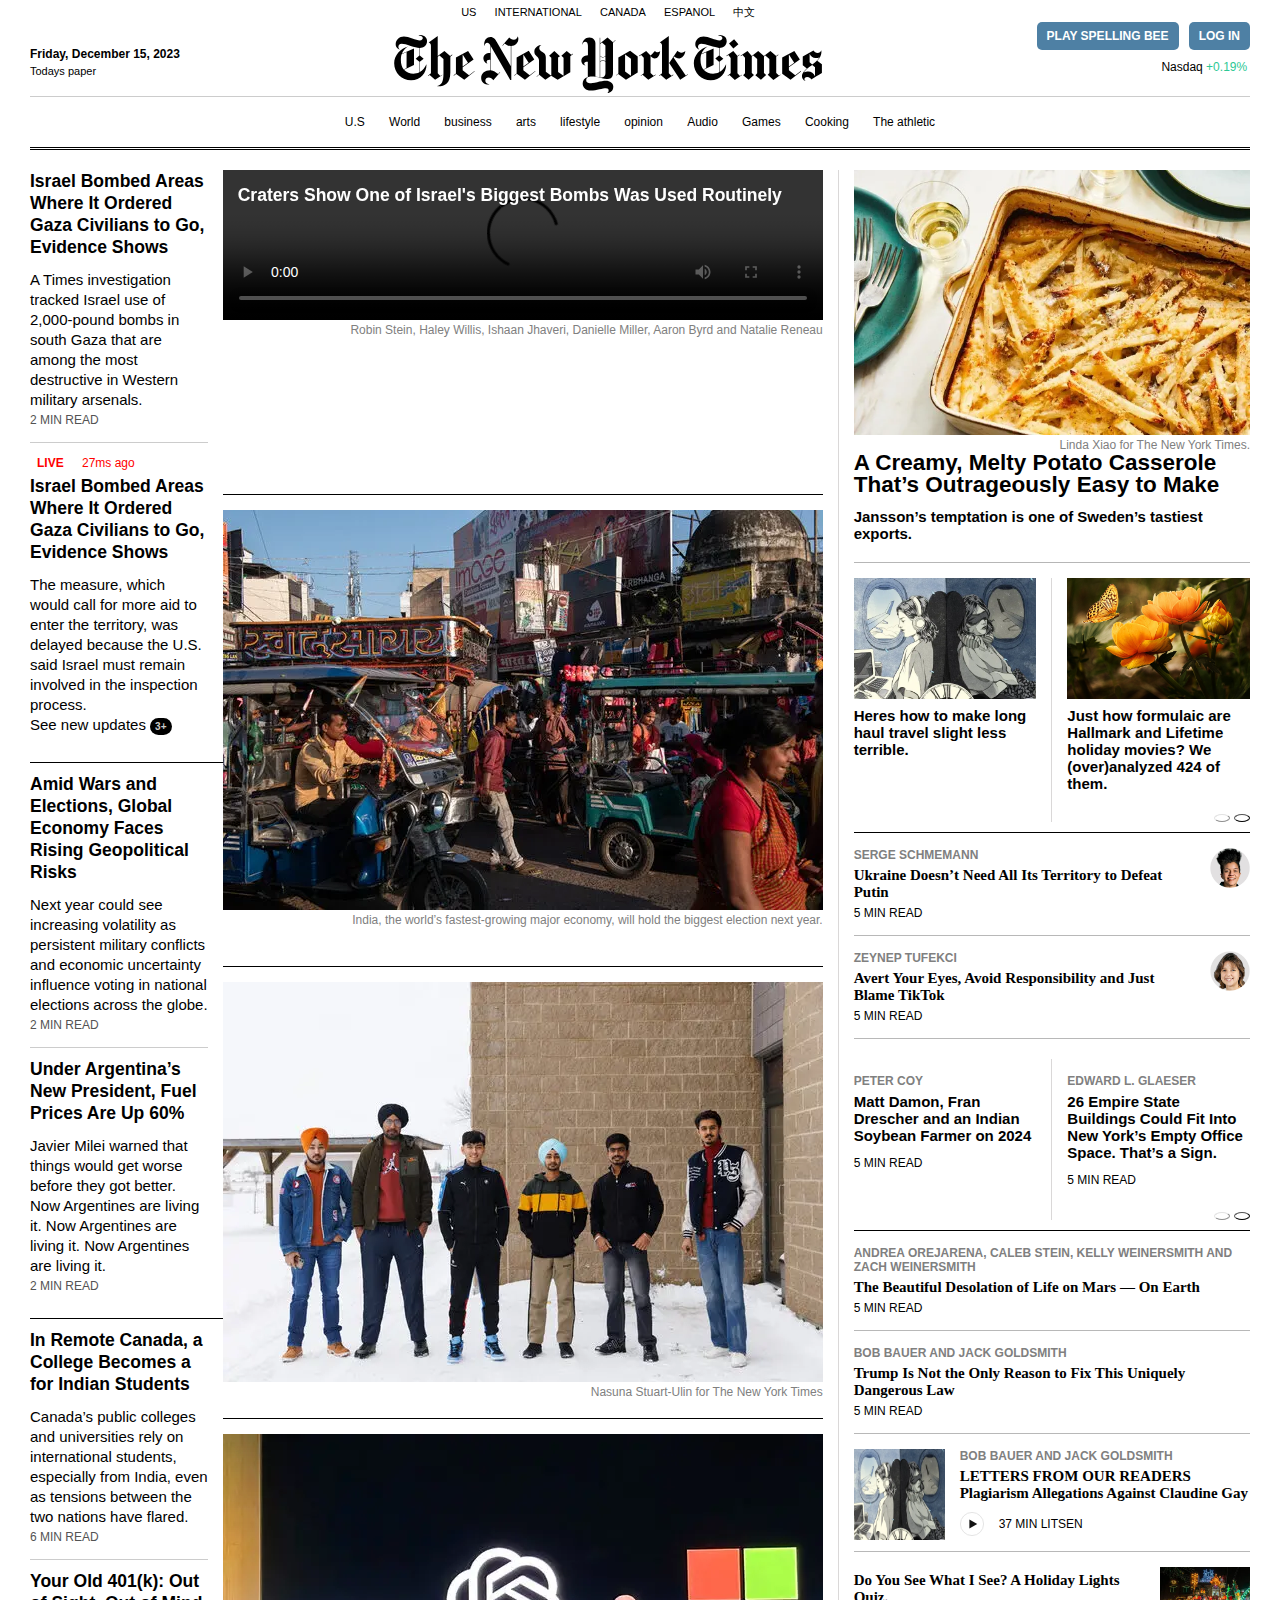
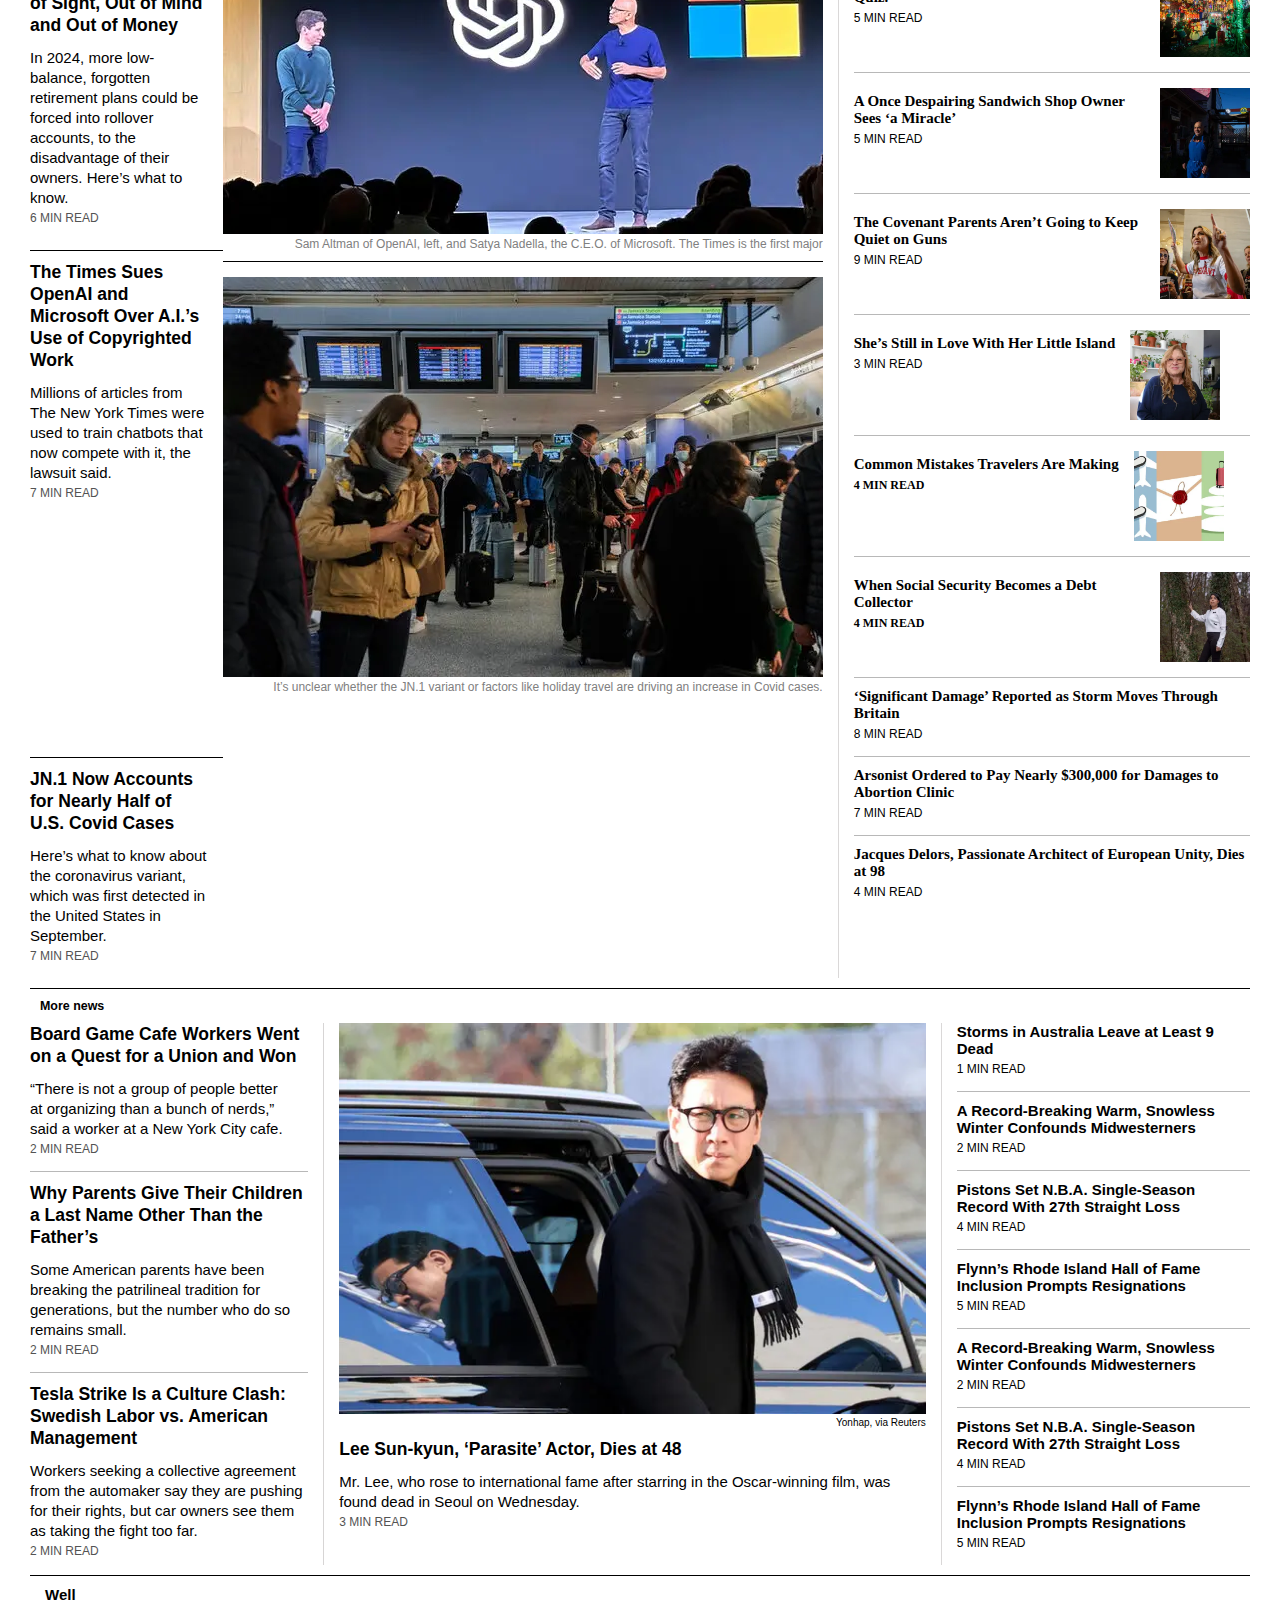
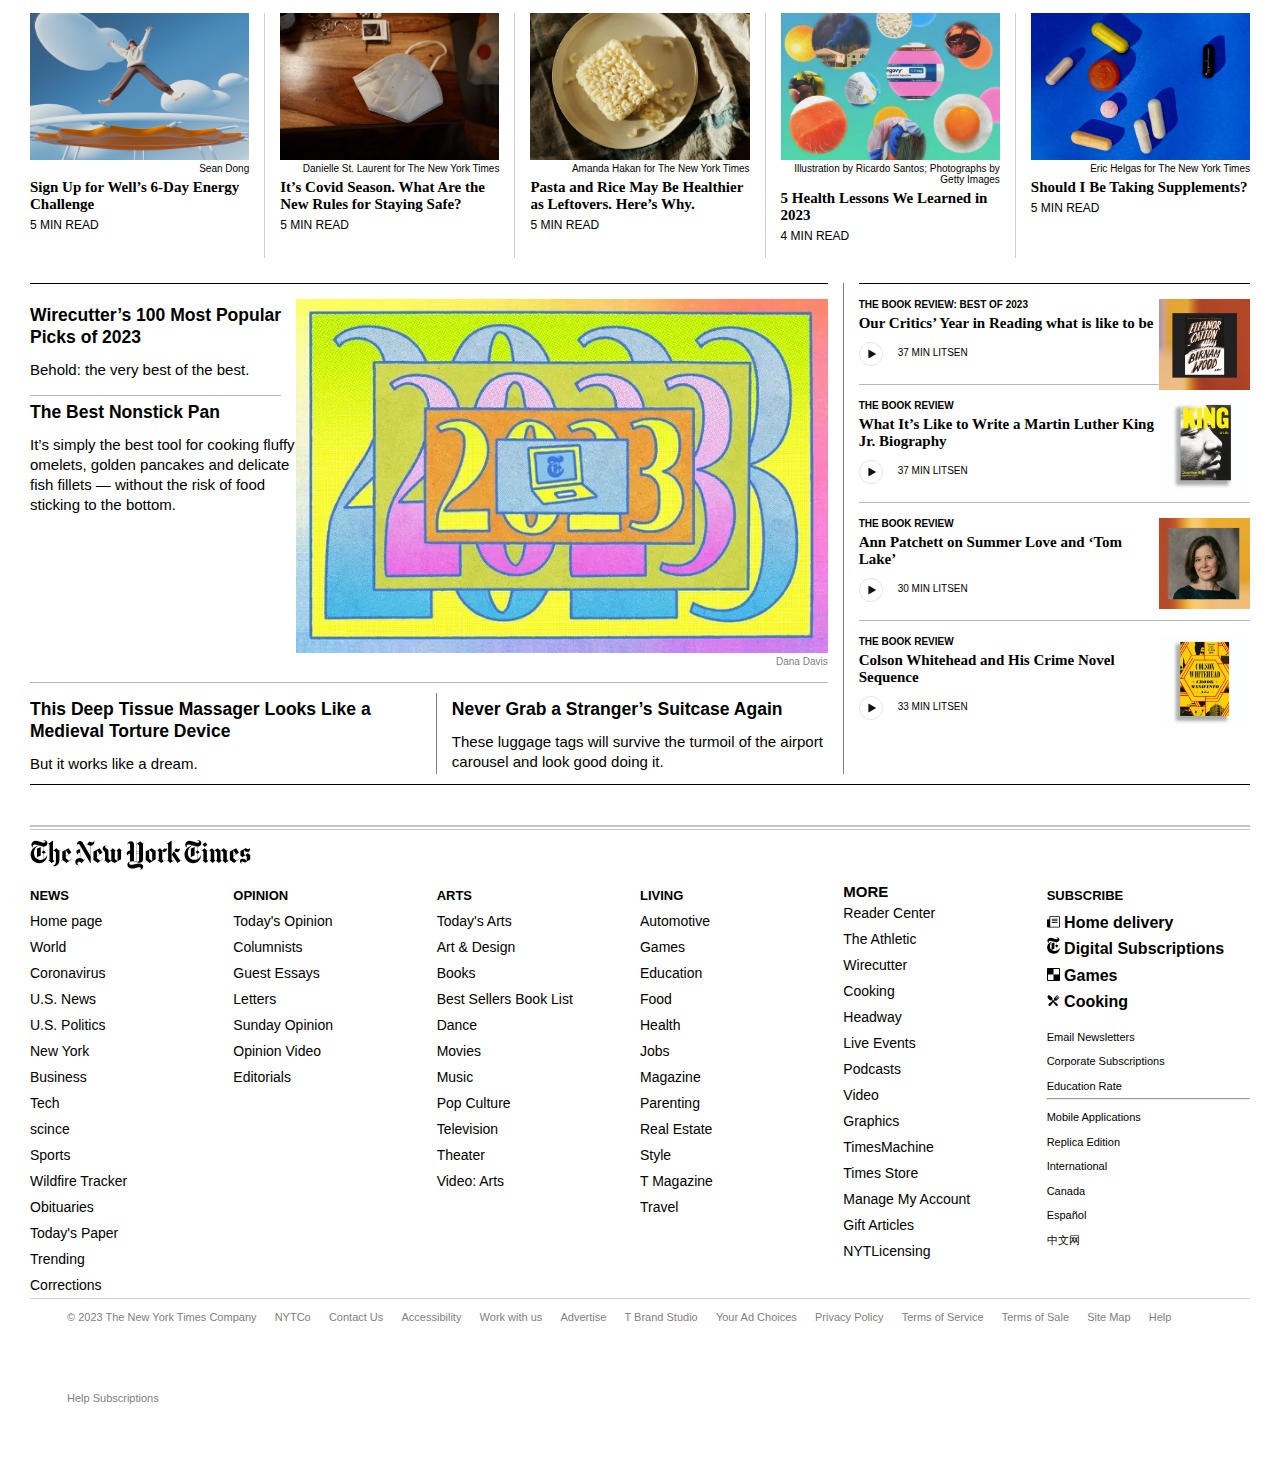
<file: index.html>
<!DOCTYPE html>
<html lang="en">
<head>
    <meta charset="UTF-8">
    <meta name="viewport" content="width=device-width, initial-scale=1.0">
    <title>Document</title>
    <link rel="icon" href="./aset/imags/favicon-d2483f10ef688e6f89e23806b9700298.ico">
    <link rel="stylesheet" href="https://cdnjs.cloudflare.com/ajax/libs/font-awesome/6.5.1/css/all.min.css" integrity="sha512-DTOQO9RWCH3ppGqcWaEA1BIZOC6xxalwEsw9c2QQeAIftl+Vegovlnee1c9QX4TctnWMn13TZye+giMm8e2LwA==" crossorigin="anonymous" referrerpolicy="no-referrer" />
<link rel="stylesheet" href="style.css">


<body>

    <div class="outer-wraper">
    
    <div> 
          <div class="header-top-row">

            <div  class="header-row-columns">
                <div>
                    <button class="nav-icon">
                        <i class="fas fa-align-justify fa-xs"></i></button>
                        <button class="nav-icon">
                            <i class="fa fa-search"></i>
                    </button>
                </div>
                <div>
                    <div class="text-bold f-12">
                     Friday, December 15, 2023
                    </div>
                    <div>
                     <a class="paper-link" href="#"> Todays paper</a>
                    </div>
                </div>    
            </div>
            <div class="header-row-columns">
               
                    <div class="header-top-nav">
                        <ul  >
                           <li>
                            <a href="#">US</a>
                           </li>
                           <li>
                            <a href="#">INTERNATIONAL</a>
                           </li>
                           <li>
                            <a href="#">CANADA</a>
                           </li>
                           <li>
                            <a href="#"> ESPANOL</a>
                           </li>
                           <li>
                            <a href="#">中文</a>
                           </li>
                        </ul>
                        
                    </div>
                
                <div class="header-logo-column">
                    <a href="/international/" aria-label="New York Times homepage" class="css-1q2j1fr eoab3xr0">
                        <svg viewBox="0 0 184 25" fill="#000" aria-hidden="true"><path d="M14.57,2.57C14.57,.55,12.65-.06,11.04,.01V.19c.96,.07,1.7,.46,1.7,1.11,0,.45-.32,1.01-1.28,1.01-.76,0-2.02-.45-3.2-.84-1.3-.45-2.54-.87-3.57-.87-2.02,0-3.55,1.5-3.55,3.36,0,1.5,1.16,2.02,1.63,2.21l.03-.07c-.3-.2-.49-.42-.49-1.06,0-.54,.39-1.26,1.43-1.26,.94,0,2.17,.42,3.8,.88,1.4,.39,2.91,.76,3.75,.87v3.28l-1.58,1.3,1.58,1.36v4.49c-.81,.46-1.75,.61-2.56,.61-1.5,0-2.88-.42-4.02-1.68l4.26-2.07V5.73l-5.2,2.32c.54-1.38,1.55-2.41,2.66-3.08l-.03-.08C3.31,5.73,.5,8.56,.5,12.06c0,4.19,3.35,7.3,7.22,7.3,4.19,0,6.65-3.28,6.61-6.75h-.08c-.61,1.33-1.63,2.59-2.78,3.25v-4.38l1.65-1.33-1.65-1.33v-3.28c1.53,0,3.11-1.01,3.11-2.96M5.8,14.13l-1.21,.61c-.74-.96-1.23-2.32-1.23-4.07,0-.72,.08-1.7,.32-2.39l2.14-.96-.03,6.8h0Zm19.47-5.76l-.81,.64-2.47-2.2-2.86,2.21V.48l-3.89,2.69c.45,.15,.99,.39,.99,1.43v11.81l-1.33,1.01,.12,.12,.67-.46,2.32,2.12,3.11-2.07-.1-.15-.79,.52-1.08-1.08v-7.12l.74-.54,1.7,1.48v6.19c0,3.92-.87,4.73-2.63,5.37v.1c2.93,.12,5.57-.87,5.57-5.89v-6.75l.88-.72-.12-.15h0Zm5.22,10.8l4.51-3.62-.12-.17-2.36,1.87-2.71-2.14v-1.33l4.68-3.3-2.36-3.67-5.2,2.86v6.8l-1.01,.79,.12,.15,.96-.76,3.5,2.54h-.01Zm-.69-5.67v-5.15l2.27,3.55-2.27,1.6ZM53.65,1.61c0-.32-.08-.59-.2-.96h-.07c-.32,.87-.67,1.33-1.68,1.33-.88,0-1.58-.54-1.95-.94,0,.03-2.96,3.42-2.96,3.42l.15,.12,.84-.96c.64,.49,1.21,1.06,2.63,1.08V13.34l-6.06-10.5c-.47-.79-1.28-1.97-2.66-1.97-1.63,0-2.86,1.4-2.66,3.77h.1c.12-.59,.47-1.33,1.18-1.33,.57,0,1.03,.54,1.3,1.03v3.38c-1.87,0-2.93,.87-2.93,2.34,0,.61,.45,1.94,1.72,2.17v-.07c-.17-.17-.34-.32-.34-.67,0-.57,.42-.88,1.18-.88,.12,0,.3,.03,.37,.05v4.38c-2.2,.03-3.89,1.23-3.89,3.31s1.7,2.88,3.47,2.78v-.07c-1.11-.12-1.68-.69-1.68-1.5,0-.88,.64-1.36,1.45-1.36s1.43,.52,1.95,1.11l2.96-3.33-.12-.12-.76,.87c-1.14-1.01-1.87-1.48-3.18-1.68V4.67l8.36,14.57h.45V4.72c1.6-.1,3.03-1.3,3.03-3.11m2.81,17.54l4.51-3.62-.12-.17-2.36,1.87-2.71-2.14v-1.33l4.68-3.3-2.36-3.67-5.2,2.86v6.8l-1.01,.79,.12,.15,.96-.76,3.5,2.54h0Zm-.69-5.67v-5.15l2.27,3.55-2.27,1.6Zm21.22-5.52l-.69,.52-1.97-1.68-2.29,2.07,.94,.88v7.72l-2.34-1.6v-6.26l.81-.57-2.41-2.24-2.24,2.07,.94,.88v7.46l-.15,.1-2.2-1.6v-6.13c0-1.43-.72-1.85-1.63-2.41-.76-.47-1.16-.91-1.16-1.63,0-.79,.69-1.11,.91-1.23-.79-.03-2.98,.76-3.03,2.76-.03,1.03,.47,1.48,.99,1.97,.52,.49,1.01,.96,1.01,1.83v6.01l-1.06,.84,.12,.12,1.01-.79,2.63,2.14,2.51-1.75,2.76,1.75,5.42-3.2v-6.95l1.21-.94-.1-.15h0Zm18.15-5.84l-1.03,.94-2.32-2.02-3.13,2.51V1.19h-.19V18.12c-.34-.05-1.06-.25-1.85-.37V3.58c0-1.03-.74-2.47-2.59-2.47s-3.01,1.56-3.01,2.91h.08c.1-.61,.52-1.16,1.13-1.16s1.18,.39,1.18,1.78v4.04c-1.75,.07-2.81,1.16-2.81,2.34,0,.67,.42,1.92,1.75,1.97v-.1c-.45-.19-.54-.42-.54-.67,0-.59,.57-.79,1.36-.79h.19v6.51c-1.5,.52-2.2,1.53-2.2,2.78,0,1.72,1.38,3.05,3.4,3.05,1.43,0,2.44-.25,3.75-.54,1.06-.22,2.21-.47,2.83-.47,.79,0,1.14,.35,1.14,.91,0,.72-.27,1.08-.69,1.21v.1c1.7-.32,2.69-1.3,2.69-2.83s-1.5-2.54-3.18-2.54c-.87,0-2.44,.27-3.72,.57-1.43,.32-2.66,.47-3.11,.47-.72,0-1.6-.32-1.6-1.28,0-.87,.72-1.56,2.49-1.56,.96,0,1.9,.15,3.08,.42,1.26,.27,2.12,.64,3.2,.64,1.5,0,2.71-.54,2.71-2.74V3.29l1.11-1.01-.12-.15h0Zm-4.24,6.78c-.27,.3-.59,.54-1.11,.54-.57,0-.87-.3-1.14-.54V3.81l.74-.59,1.5,1.28v4.41h0Zm0,2.41c-.25-.25-.57-.47-1.11-.47s-.91,.27-1.14,.47v-2.17c.22,.19,.59,.49,1.14,.49s.87-.25,1.11-.49v2.17Zm0,5.1c0,.84-.42,1.78-1.5,1.78-.17,0-.57-.03-.74-.05v-6.58c.25-.22,.57-.52,1.14-.52,.52,0,.81,.25,1.11,.52v4.86h0Zm8.78,2.74l5.03-3.13v-6.85l-3.25-2.39-5.03,2.88v6.78l-.99,.79,.1,.15,.81-.67,3.33,2.44h0Zm-.37-3.55v-7.3l2.51,1.87v7.3l-2.51-1.87Zm15.01-8.65c-.39,.27-.74,.42-1.11,.42-.39,0-.88-.25-1.14-.57,0,.03-1.87,2.02-1.87,2.02l-1.87-2.02-3.05,2.12,.1,.17,.81-.54,1.11,1.21v6.63l-1.33,1.01,.12,.12,.67-.46,2.49,2.12,3.15-2.09-.1-.15-.81,.49-1.28-1.16v-7.28c.52,.57,1.11,1.06,1.82,1.06,1.28,0,2.14-1.53,2.29-3.11m11.88,9.81l-.94,.59-5.2-7.76,.27-.37c.57,.34,1.08,.81,2.17,.81s2.47-1.14,2.59-3.23c-.27,.37-.81,.81-1.7,.81-.64,0-1.28-.42-1.67-.81l-3.55,5.22,4.71,7.17,3.42-2.27-.1-.17h0Zm-6.31,.19l-.79,.52-1.08-1.08V.48l-3.89,2.69c.45,.15,.99,.39,.99,1.43v11.81l-1.33,1.01,.12,.12,.67-.46,2.32,2.12,3.11-2.07-.1-.15h0Zm22.89-14.39c0-2.02-1.92-2.63-3.53-2.56V.19c.96,.07,1.7,.46,1.7,1.11,0,.45-.32,1.01-1.28,1.01-.76,0-2.02-.45-3.2-.84-1.3-.45-2.54-.87-3.57-.87-2.02,0-3.55,1.5-3.55,3.35,0,1.5,1.16,2.02,1.63,2.21l.03-.07c-.3-.2-.49-.42-.49-1.06,0-.54,.39-1.26,1.43-1.26,.94,0,2.17,.42,3.8,.88,1.4,.39,2.91,.76,3.75,.87v3.28l-1.58,1.3,1.58,1.36v4.49c-.81,.46-1.75,.61-2.56,.61-1.5,0-2.89-.42-4.02-1.68l4.26-2.07V5.73l-5.2,2.32c.54-1.38,1.55-2.41,2.66-3.08l-.03-.08c-3.08,.84-5.89,3.67-5.89,7.17,0,4.19,3.35,7.3,7.22,7.3,4.19,0,6.65-3.28,6.61-6.75h-.07c-.61,1.33-1.63,2.59-2.78,3.25v-4.38l1.65-1.33-1.65-1.33v-3.28c1.53,0,3.11-1.01,3.11-2.96m-8.78,11.56l-1.21,.61c-.74-.96-1.23-2.32-1.23-4.07,0-.72,.07-1.7,.32-2.39l2.14-.96-.03,6.8h0Zm11.93-12.31l-2.17,1.82,1.85,2.09,2.17-1.82-1.85-2.09Zm3.3,15.15l-.79,.52-1.08-1.08v-7.17l.91-.72-.12-.15-.76,.59-1.8-2.14-2.96,2.07,.1,.17,.74-.49,.99,1.23v6.61l-1.33,1.01,.12,.12,.67-.46,2.32,2.12,3.11-2.07-.1-.15h0Zm16.63-.1l-.74,.49-1.16-1.11v-7.03l.94-.72-.12-.15-.84,.64-2.47-2.2-2.78,2.17-2.44-2.17-2.74,2.14-1.85-2.14-2.96,2.07,.1,.17,.74-.49,1.06,1.21v6.61l-.81,.81,2.36,2,2.29-2.07-.94-.88v-7.04l.61-.45,1.7,1.48v6.16l-.79,.81,2.39,2,2.24-2.07-.94-.88v-7.04l.59-.47,1.72,1.5v6.06l-.69,.72,2.41,2.2,3.18-2.17-.1-.15h.02Zm8.6-1.5l-2.36,1.87-2.71-2.14v-1.33l4.68-3.3-2.36-3.67-5.2,2.86v6.93l3.57,2.59,4.51-3.62-.12-.17h0Zm-5.08-1.88v-5.15l2.27,3.55-2.27,1.6Zm14.12-.97l-2-1.53c1.33-1.16,1.8-2.63,1.8-3.69,0-.15-.03-.42-.05-.67h-.08c-.19,.54-.72,1.01-1.53,1.01s-1.26-.45-1.75-.99l-4.58,2.54v3.72l1.75,1.38c-1.75,1.55-2.09,2.51-2.09,3.4s.52,1.67,1.41,2.02l.07-.12c-.22-.19-.42-.32-.42-.79,0-.34,.35-.88,1.14-.88,1.01,0,1.63,.69,1.95,1.06,0-.03,4.38-2.69,4.38-2.69v-3.77h0Zm-1.03-3.05c-.69,1.23-2.21,2.44-3.11,3.13l-1.11-.94v-3.62c.45,.99,1.36,1.82,2.54,1.82,.69,0,1.14-.12,1.67-.39m-1.9,8.13c-.52-1.16-1.63-2-2.86-2-.3,0-1.21-.03-2,.46,.47-.79,1.87-2.21,3.65-3.28l1.21,1.01v3.8Z"></path></svg>
                    </a>
                 </div>
            </div>
            <div class="header-row-columns">
                <div class="header-top-right-column">
                    <a href="#"> PLAY SPELLING BEE</a>
                    <a href="#"> LOG IN</a>
                </div>
                <div class="f-12"  style="padding-left: 122px;">
                   <p>Nasdaq  <span class="forex"> +0.19%</span></p> 
                </div>
            </div>
                
         </div>
            
         <div class="header-nav">
            <ul>
                <li>
                    <a href="#"> U.S <i class=" fa fa-angle-down"></i></a>
                </li>
                <li>
                    <a href="#"> World<i class=" fa fa-angle-down"></i></a>
                </li>
                <li>
                    <a href="#"> business<i class=" fa fa-angle-down"></i></a>
                </li>
                <li>
                    <a href="#"> arts<i class=" fa fa-angle-down "></i></a>
                </li>
                <li>
                    <a href="#"> lifestyle<i class=" fa fa-angle-down"></i></a>
                </li>
                <li>
                    <a href="#"> opinion<i class=" fa fa-angle-down"></i></a>
                </li>
                <li>
                    <a href="#"> Audio<i class=" fa fa-angle-down"></i></a>
                </li>
                <li>
                    <a href="#"> Games<i class=" fa fa-angle-down"></i></a>
                </li>
                <li>
                    <a href="#"> Cooking<i class=" fa fa-angle-down"></i></a>
                </li>
                <li>
                    <a href="#">The athletic<i class=" fa fa-angle-down"></i> </a>
                </li>
                
                

            </ul>
          </div>

          <div  class="content-wraper bb-1  ">
            <div class="d-flex">
                  
              <div class=" d-flex flex-2 br-15">
                        <div  class="flex-1  ">
                            <div class=" first-column bb-1 pa-r">
                             <div  class="col-bottom-border pb-15 " >
                            <h3  class="news-title " >
                                <a href="#">  
                                 Israel Bombed Areas Where It Ordered Gaza
                                  Civilians to Go, Evidence Shows
                               </a>
                            </h3>
                            <p class="news-short-des ">
                              <a href="#">
                                A Times investigation tracked Israel
                                 use of 2,000-pound bombs in south Gaza
                                  that are among the most destructive
                                 in Western military arsenals.
                              </a>
                            
                            </p>
                            <p class="news-short-des-read-link"><a href="#"> 2 MIN READ  </a></p>
                            </div>
                            <div  class="pb-15 mt-10" >
                               <p  class="news-des-read-link"><a href="#"><span >LIVE</span> 27ms ago</a></p> 
                                <h3  class="news-title mt-5 " >
                                <a href="#">  
                                Israel Bombed Areas Where It Ordered Gaza Civilians to Go, Evidence Shows
                               </a>
                              </h3>
                              <p class="news-short-des ">
                                <a href="#">
                                The measure, which would call for more aid to enter the territory, was delayed because the U.S. said Israel must remain involved in the inspection process.
                                <p class="news-short-des  "><a href="#">See new updates <span class="update-count" > 3+</span></a></p>
                              </a>
                              </p>
                            
                            </div> 
                            </div>
                            <div class=" first-column bb-1 pa-r mt-10">
                              <div  class="col-bottom-border  pb-15" >
                             <h3  class="news-title " >
                                 <a href="#">  
                                  Amid Wars and Elections, Global Economy Faces Rising Geopolitical Risks
                                </a>
                             </h3>
                             <p class="news-short-des">
                               <a href="#">
                                Next year could see increasing volatility as persistent military conflicts and economic uncertainty influence voting in national elections across the globe.
                               </a>
                             
                             </p>
                             <p class="news-short-des-read-link"><a href="#"> 2 MIN READ  </a></p>
                             </div>
                              <div  class="pb-15" >
                              
                                 <h3  class="news-title mt-10 " >
                                 <a href="#">  
                                  Under Argentina’s New President, Fuel Prices Are Up 60%
                                </a>
                               </h3>
                               <p class="news-short-des  ">
                                 <a href="#">
                                  Javier Milei warned that things would get worse before they got better. Now Argentines are living it. Now Argentines are living it. Now Argentines are living it.
                               </a>
                               <p class="news-short-des-read-link"><a href="#"> 2 MIN READ  </a></p>
                               </p>
                             
                              </div> 
                            </div>
                            <div class=" first-column pa-r mt-10 bb-1 ">
                              <div  class="col-bottom-border pb-15 " >
                             <h3  class="news-title " >
                                 <a href="#">  
                                  In Remote Canada, a College Becomes a for Indian Students
                                </a>
                             </h3>
                             <p class="news-short-des ">
                               <a href="#">
                                Canada’s public colleges and universities rely on international students, especially from India, even as tensions between the two nations have flared.
                               </a>
                             
                             </p>
                             <p class="news-short-des-read-link"><a href="#"> 6 MIN READ  </a></p>
                             </div>
                             <div  class="pb-15 " >
                              
                                 <h3  class="news-title mt-10 " >
                                 <a href="#"> 
                                  Your Old 401(k): Out of Sight, Out of Mind and Out of Money 
                                </a>
                               </h3>
                               <p class="news-short-des">
                                 <a href="#">
                                  In 2024, more low-balance, forgotten retirement plans could be forced into rollover accounts, to the disadvantage of their owners. Here’s what to know.
                                  <p class="news-short-des-read-link"><a href="#"> 6 MIN READ  </a></p>

                               </a>
                               </p>
                             
                             </div> 
                            </div>
                            <div  class=" pb-15  bb-215 pa-r" >
                              <h3  class="news-title mt-10  " >
                                  <a href="#">  
                                    The Times Sues OpenAI and Microsoft Over A.I.’s Use of Copyrighted Work
                                 </a>
                              </h3>
                              <p class="news-short-des ">
                                <a href="#">
                                  Millions of articles from The New York Times were used to train chatbots that now compete with it, the lawsuit said.
                                </a>
                              
                              </p>
                              <p class="news-short-des-read-link"><a href="#"> 7 MIN READ  </a></p>
                              </div>
                            
                              <div  class=" pb-15  pa-r" >
                                <h3  class="news-title mt-10  " >
                                    <a href="#">  
                                      JN.1 Now Accounts for Nearly Half of U.S. Covid Cases
                                   </a>
                                </h3>
                                <p class="news-short-des ">
                                  <a href="#">
                                    Here’s what to know about the coronavirus variant, which was first detected in the United States in September.
                                  </a>
                                
                                </p>
                                <p class="news-short-des-read-link"><a href="#"> 7 MIN READ  </a></p>
                                </div>

                        </div>
                        
                        
 
                        

                        <div class="flex-2">
                            <div class="position-relative  bb-1" style="padding-bottom: 157px;">
                            <video  src="https://vp.nyt.com/video/2023/12/21/114400_1_21vi-crater-cover_wg_720p.mp4" controls class="w-100"></video>
                            <h3  class="position-absolute video-caption">
                                Craters Show One of Israel's Biggest Bombs Was Used Routinely
                            </h3>
                            <p class="text-right f-12 c-gray">Robin Stein, Haley Willis, Ishaan Jhaveri, Danielle Miller, Aaron Byrd and Natalie Reneau</p>
                            
                            </div>
                            <div class=" pt-15 bb-1" style="padding-bottom: 39px;">
                              <img src="./aset/imags/23Global-EconRisks-01-jtkh-threeByTwoSmallAt2X.webp" alt="">
                              <p class="text-right f-12 c-gray">India, the world’s fastest-growing major economy, will hold the biggest election next year.</p>

                            </div>
                            <div class=" pt-15 bb-1" style="padding-bottom: 19px;" >
                                <img width="100%" src="./aset/imags/00canada-college-india-threeByTwoSmallAt2X.webp" alt="">
                                <p class="text-right f-12 c-gray">Nasuna Stuart-Ulin for The New York Times</p>
                                
                            </div>
                            <div class=" pt-15 bb-1 ">
                              <img width="100%" src="./aset/imags/27TIME-AI-HPpromo-lhcq-threeByTwoSmallAt2X.webp" alt="">
                              <p class="text-right f-12 c-gray">Sam Altman of OpenAI, left, and Satya Nadella, the C.E.O. of Microsoft. The Times is the first major</p>
                              
                          </div>
                          <div class=" pt-15 ">
                            <img width="100%" src="./aset/imags/27WELL-JN1-EXPLAINER-gwzj-threeByTwoSmallAt2X.webp" alt="">
                            <p class="text-right f-12 c-gray">It’s unclear whether the JN.1 variant or factors like holiday travel are driving an increase in Covid cases. </p>
                            
                        </div>
                       
                        </div>
                        
              </div>
                 
            
              <div class="flex-1 pa-l "> 
                      <div class="pb-15">
                        <img width="100%"   src="./aset/imags/24mag-Eat-threeByTwoSmallAt2X.webp" alt="">
                        <p class="text-right f-12 c-gray" >Linda Xiao for The New York Times.</p>
                          <h2 class=" news-title"> <a href="#">A Creamy,
                             Melty Potato Casserole That’s Outrageously Easy to Make</a></h2>
                          <h4 class="pr-30"> <a href="#">Jansson’s temptation is one of Sweden’s tastiest exports.</a></h4>
                      </div>  
                      
                    <div class="d-flex btgray mt-5 pt-15 bb-1 pb-15"  >
                      <div class="flex-1 pa-r " > 
                         <img width="100%" src="./aset/imags/24Hacks-longhaul-illo-threeByTwoSmallAt2X.webp" alt="">
                        <h4  class="news-title mt-5">
                          <a href="#"  style="line-height: 17px;"> 
                            Heres how to make long haul travel slight less  terrible. 
                         </a>
                        </h4>
                      </div>
                      <div class="flex-1 pa-l br-l " >

                           <img width="100%" src="./aset/flowers-19830_1280.jpg" alt="">
                          <h4  class="news-title mt-5"   >
                            <a href="#"  style="line-height: 17px;"> 
                              Just how formulaic are Hallmark and Lifetime holiday movies? We (over)analyzed 424 of them.
                           </a>
                          </h4>
                          <div align="right ">
                         <button class=" read-more-left" ><i class=" fa fa-angle-left"></i> </button>
                         <button class=" read-more-right"> <a href="#"><i class=" fa fa-angle-right"></a></i> </button>
                        </div>
                      </div>
                    </div>
                    
                    <div  class=" m-0-p-0 bb-2 " >                      
                      <img  class=" mar-l"  align="right"  width="40px" src="./aset/imags/janecoastonauthorpic-thumbLarge.webp" alt="">

                      <p class=" f-12 mar-t-15 text-bold" ><a class="c-gray" href="#"> SERGE SCHMEMANN </a></p>

                      <h4 class=" rihgt-news mt-5 ff">
                        <a href="#">  
                          
                          Ukraine Doesn’t Need All Its Territory to Defeat Putin
                       </a>
                       </h4>
                       <p class=" f-12 pb-15 mt-5" ><a href="#"> 5 MIN READ  </a></p>
                     
                      
                    </div>
                    <div  class=" m-0-p-0 bb-2 " >                      
                      <img  class=" mar-l"  align="right"  width="40px" src="./aset/imags/Tufekci-Zeynep-circular-thumbLarge-v3 (1).webp" alt="">

                      <p class=" f-12 mar-t-15 text-bold" ><a class="c-gray" href="#">  ZEYNEP TUFEKCI</a></p>

                      <h4 class=" rihgt-news mt-5 ff">
                        <a href="#">  
                          Avert Your Eyes, Avoid Responsibility and Just Blame TikTok
                       </a>
                       </h4>
                       <p class=" f-12 pb-15 mt-5" ><a href="#"> 5 MIN READ  </a></p>
                     
                      
                    </div>
                    
                    <div class="d-flex mt-5 pt-15 bb-1 pb-15"  >
                      <div class="flex-1 pa-r " > 
                        <p class=" f-12 mar-t-15 text-bold" ><a class="c-gray" href="#"> PETER COY </a></p>
                        <h4  class="news-title mt-5">
                          <a href="#"  style="line-height: 17px;"> 
                            Matt Damon, Fran Drescher and an Indian Soybean Farmer on 2024
                         </a>
                        </h4>
                        <p class=" f-12 pb-15 mt-5" ><a href="#"> 5 MIN READ  </a></p>
                      </div>
                      <div class="flex-1 pa-l br-l " >
                        <p class=" f-12 mar-t-15 text-bold" ><a class="c-gray" href="#"> EDWARD L. GLAESER </a></p>

                          <h4  class="news-title mt-5"   >
                            <a href="#"  style="line-height: 17px;"> 
                              26 Empire State Buildings Could Fit Into New York’s Empty Office Space. That’s a Sign.
                           </a>
                          </h4>
                          <p class=" f-12 pb-15 mt-5" ><a href="#"> 5 MIN READ  </a></p>
                          <div align="right ">
                         <button class=" read-more-left" ><i class=" fa fa-angle-left"></i> </button>
                         <button class=" read-more-right"> <a href="#"><i class=" fa fa-angle-right"></a></i> </button>
                        </div>
                      </div>
                    </div>
                    <div  class=" m-0-p-0 bb-2 " >                      

                      <p class=" f-12 mar-t-15 text-bold" ><a class="c-gray" href="#"> ANDREA OREJARENA, CALEB STEIN, KELLY WEINERSMITH AND ZACH WEINERSMITH</a></p>

                      <h4 class=" rihgt-news mt-5 ff">
                        <a href="#">  
                          
                          

                          The Beautiful Desolation of Life on Mars — On Earth
                       </a>
                       </h4>
                       <p class=" f-12 pb-15 mt-5" ><a href="#"> 5 MIN READ  </a></p>
                     
                      
                    </div>
                    <div  class=" m-0-p-0 bb-2 " >                      

                      <p class=" f-12 mar-t-15 text-bold" ><a class="c-gray" href="#">BOB BAUER AND JACK GOLDSMITH</a></p>

                      <h4 class=" rihgt-news mt-5 ff">
                        <a href="#">  
                          
                          

                          Trump Is Not the Only Reason to Fix This Uniquely Dangerous Law
                       </a>
                       </h4>
                       <p class=" f-12 pb-15 mt-5" ><a href="#"> 5 MIN READ  </a></p>
                     
                      
                    </div>
                    <div  class=" m-0-p-0 bb-2" >  
                    
                      <div >
                        <img class="pa-r" align="left"  width="91px"  height="91px"  src="./aset/imags/24Hacks-longhaul-illo-threeByTwoSmallAt2X.webp" alt="">

                      <p class=" f-12 mar-t-15 text-bold" ><a class="c-gray" href="#">BOB BAUER AND JACK GOLDSMITH</a></p>
                     
                      <h4 class=" rihgt-news mt-5 ff ">
                        <a href="#">  
                          LETTERS FROM OUR READERS

                          Plagiarism Allegations Against Claudine Gay
                       </a>
                      </h4> 
                       <div class="d-flex mt-10 pb-15">
                       <svg xmlns="http://www.w3.org/2000/svg" width="24" height="24" viewBox="0 0 28 28" fill="none"><circle cx="14" cy="14" r="13.5" stroke="var(--color-stroke-quaternary,#DFDFDF)"></circle><path d="M20.125 14L10.9375 19.3044L10.9375 8.69559L20.125 14Z" fill="var(--color-stroke-primary,#121212)"></path></svg>

                      <p class=" f-12 mt-5  mar-l" ><a href="#"> 37 MIN LITSEN  </a></p></div>
             
                      </div>
                    </div>  
                    <div  class="  d-flex  m-0-p-0 bb-2 " >                      
                       
                      <div class=" pt-15"> <h4 class=" rihgt-news mt-5 ff">
                        <a href="#">  
                  
                          Do You See What I See? A Holiday Lights Quiz.
                       </a>
                       </h4>
                       
                       <p class=" f-12 pb-15 mt-5" ><a href="#"> 5 MIN READ  </a></p></div>
                      <div class="pt-15 pb-15 pa-l"> <img align="right" width="90px" height="90px" src="./aset/imags/18Holiday-Lights-Quiz-01-lmqz-square320-v2.webp" alt=""></div>
                      
                    </div>   
                    <div  class="  d-flex  m-0-p-0 bb-2 " >                      
                       
                      <div class=" pt-15"> <h4 class=" rihgt-news mt-5 ff">
                        <a href="#">  
                        
                          A Once Despairing Sandwich Shop Owner Sees ‘a Miracle’
                       </a>
                       </h4>
                       
                       <p class=" f-12 pb-15 mt-5" ><a href="#"> 5 MIN READ  </a></p></div>
                      <div class="pt-15 pb-15 pa-l"> <img align="right" width="90px" height="90px" src="./aset/imags/00oldstation-update-01-flkh-square320.webp" alt=""></div>
                      
                    </div>   
                    <div  class="  d-flex  m-0-p-0 bb-2 " >                      
                       
                      <div class=" pt-15"> <h4 class=" rihgt-news mt-5 ff">
                        <a href="#">  
                        
                          The Covenant Parents Aren’t Going to Keep Quiet on Guns                       </a>
                       </h4>
                       
                       <p class=" f-12 pb-15 mt-5" ><a href="#"> 9 MIN READ  </a></p></div>
                      <div class="pt-15 pb-15 pa-l"> <img align="right" width="90px" height="90px" src="./aset/imags/00nat-covenant-top-zfpc-square320.webp" alt=""></div>
                      
                    </div>   
                    <div  class="  d-flex  m-0-p-0 bb-2 " >                      
                       
                      <div class=" pt-15"> <h4 class=" rihgt-news mt-5 ff">
                        <a href="#">  
                        

                          She’s Still in Love With Her Little Island                       </h4>
                       
                       <p class=" f-12 pb-15 mt-5" ><a href="#"> 3 MIN READ  </a></p></div>
                      <div class="pt-15 pb-15 pa-l"> <img align="right" width="90px" height="90px" src="./aset/imags/27tinyislandredux-cmpv-square320.webp" alt=""></div>
                      
                    </div>   
                    <div  class="  d-flex  m-0-p-0 bb-2 " >                      
                       
                      <div class=" pt-15"> <h4 class=" rihgt-news mt-5 ff">
                        <a href="#">  
                        

                          Common Mistakes Travelers Are Making                       
                       <p class=" f-12 pb-15 mt-5" ><a href="#"> 4 MIN READ  </a></p></div>
                      <div class="pt-15 pb-15 pa-l"> <img align="right" width="90px" height="90px" src="./aset/imags/21TrippedUp-main-square320.webp" alt=""></div>
                      
                    </div>   
                    <div  class="  d-flex  m-0-p-0 bb-2 " >                      
                       
                      <div class=" pt-15"> <h4 class=" rihgt-news mt-5 ff">
                        <a href="#">  
                          When Social Security Becomes a Debt Collector  <p class=" f-12 pb-15 mt-5" >
                            <a href="#"> 4 MIN READ  </a></p></div>
                      <div class="pt-15 pb-15 pa-l"> <img align="right" width="90px" height="90px" src="./aset/imags/00ssa-debt-gbqm-square320.webp" alt=""></div>
                      
                    </div>   
                    <div  class=" m-0-p-0 bb-2 " >                      

                

                      <h4 class=" rihgt-news mt-10 ff">
                        <a href="#">  
                          
                          ‘Significant Damage’ Reported as Storm Moves Through Britain</a>
                       </h4>
                       <p class=" f-12 pb-15 mt-5" ><a href="#"> 8 MIN READ  </a></p>
                     
                      
                    </div>
                    <div  class=" m-0-p-0 bb-2 " >                      

                

                      <h4 class=" rihgt-news mt-10 ff">
                        <a href="#">  
                          
                          Arsonist Ordered to Pay Nearly $300,000 for Damages to Abortion Clinic</a></h4>
                       <p class=" f-12 pb-15 mt-5" ><a href="#"> 7 MIN READ  </a></p>
                     
                      
                    </div>
                    <div  class=" m-0-p-0 " >                      

                

                      <h4 class=" rihgt-news mt-10 ff">
                        <a href="#">  
                          
                          Jacques Delors, Passionate Architect of European Unity, Dies at 98</a></h4>
                       <p class=" f-12 pb-15 mt-5" ><a href="#"> 4 MIN READ  </a></p>
                     
                      
                    </div>
              
              </div>
            </div>
          </div>
            <h5 class="text-bold mar-10"> More news</h5>
          
            <div class="content-wraper-2 bb-1">
               <div class="d-flex">

                 <div class=" flex-1 " >
                  <div class="bb-2 ">
                    <h3  class="news-title" >
                      <a href="#">  
                        Board Game Cafe Workers Went on a Quest for a Union and Won
                     </a>
                    </h3>
                    <p class="news-short-des pa-r" style="margin: 0;">
                    <a href="#">
                      “There is not a group of people better at organizing than a bunch of nerds,” said a worker at a New York City cafe.
                    </a>
                  
                    </p>
                   <p class="news-short-des-read-link "><a href="#"> 2 MIN READ  </a></p>
                   
                  </div>
                  <div class="bb-2 mt-10">
                    <h3  class="news-title" >
                      <a href="#">  
                        Why Parents Give Their Children a Last Name Other Than the Father’s
                     </a>
                    </h3>
                    <p class="news-short-des pa-r">
                    <a href="#">
                      Some American parents have been breaking the patrilineal tradition for generations, but the number who do so remains small.
                    </a>
                  
                    </p>
                   <p class=" news-short-des-read-link" ><a href="#"> 2 MIN READ  </a></p>
                   
                  </div>
                  <div class="mt-10">
                    <h3  class="news-title" >
                      <a href="#">  
                        
                       Tesla Strike Is a Culture Clash: Swedish Labor vs. American Management
                     </a>
                    </h3>
                    <p class="news-short-des pa-r">
                    <a href="#">
                      Workers seeking a collective agreement from the automaker say they are pushing for their rights, but car owners see them as taking the fight too far.
                    </a>
                  
                    </p>
                   <p class=" news-short-des-read-link" ><a href="#"> 2 MIN READ  </a></p>
                   
                  </div>
                 
              
                 </div >
                 <div class=" flex-2 bl-15 br-15">
                  <img  width="100%"  src="./aset/imags/27-xp-parasite-actor-tbqj-threeByTwoSmallAt2X.webp" alt="">
                  <p  align="right" class=" f-10"><a href="#"> Yonhap, via Reuters </a></p>
                  <div class=" mt-10">
                    <h3  class="news-title" >
                      <a href="#">  
                        Lee Sun-kyun, ‘Parasite’ Actor, Dies at 48
                     </a>
                    </h3>
                    <p class="news-short-des">
                    <a href="#">
                      Mr. Lee, who rose to international fame after starring in the Oscar-winning film, was found dead in Seoul on Wednesday.
                    </a>
                  
                    </p>
                   <p class=" news-short-des-read-link" ><a href="#"> 3 MIN READ  </a></p>
                   
                  </div>
                 </div>
                 <div class=" flex-1  pa-l " >
                  <div  class=" bb-2 m-0-p-0 " >
                  <h4 class="rihgt-news">
                    <a href="#">  
                      Storms in Australia Leave at Least 9 Dead
                   </a>
                   </h4>
                   <p class=" f-12 pb-15 mt-5" ><a href="#"> 1 MIN READ  </a></p>
                 
                  
                </div>
                <div  class=" bb-2 m-0-p-0 " >
                  <h4 class="rihgt-news mt-10 ">
                    <a href="#">  
                      A Record-Breaking Warm, Snowless Winter Confounds Midwesterners
                   </a>
                   </h4>
                   <p class=" f-12 pb-15 mt-5" ><a href="#"> 2 MIN READ  </a></p>
                 
                  
                </div>
                <div  class=" bb-2 m-0-p-0 " >
                  <h4 class=" rihgt-news mt-10">
                    <a href="#">  
                      Pistons Set N.B.A. Single-Season Record With 27th Straight Loss
                   </a>
                   </h4>
                   <p class=" f-12 pb-15 mt-5" ><a href="#"> 4 MIN READ  </a></p>
                 
                  
                </div>
                <div  class=" bb-2 m-0-p-0 " >
                  <h4 class=" rihgt-news mt-10">
                    <a href="#">  
                      Flynn’s Rhode Island Hall of Fame Inclusion Prompts Resignations
                   </a>
                   </h4>
                   <p class=" f-12 pb-15 mt-5" ><a href="#"> 5 MIN READ  </a></p>
                 
                  
                </div>
                <div  class=" bb-2 m-0-p-0 " >
                  <h4 class="rihgt-news mt-10 ">
                    <a href="#">  
                      A Record-Breaking Warm, Snowless Winter Confounds Midwesterners
                   </a>
                   </h4>
                   <p class=" f-12 pb-15 mt-5" ><a href="#"> 2 MIN READ  </a></p>
                 
                  
                </div>
                <div  class=" bb-2 m-0-p-0 " >
                  <h4 class=" rihgt-news mt-10">
                    <a href="#">  
                      Pistons Set N.B.A. Single-Season Record With 27th Straight Loss
                   </a>
                   </h4>
                   <p class=" f-12 pb-15 mt-5" ><a href="#"> 4 MIN READ  </a></p>
                 
                  
                </div>
                <div  class=" m-0-p-0 " >
                  <h4 class=" rihgt-news mt-10">
                    <a href="#">  
                      Flynn’s Rhode Island Hall of Fame Inclusion Prompts Resignations
                   </a>
                   </h4>
                   <p class=" f-12 pb-15 mt-5" ><a href="#"> 5 MIN READ  </a></p>
                 
                  
                </div>


                 </div>
              
            </di>
              </div>
            </div>
            <h4 class=" mar-l mar-10"> Well</h4>

            <div class="content-wraper-3 d-flex">
              <div style=" margin-left: 0;">

                <img width="100%" src="./aset/imags/18Well-SignUpChallenge-2-threeByTwoSmallAt2X-v2.webp" alt="">
                <p class=" f-10"  align="right"><a href="#">Sean Dong  </a></p>

                <h4 class=" rihgt-news mt-5 ff">
                  <a href="#">  
                    Sign Up for Well’s 6-Day Energy Challenge                 </a>
                 </h4>
                 <p class=" f-12 pb-15 mt-5" ><a href="#"> 5 MIN READ  </a></p>
              </div>
              <div>
                <img width="100%" src="./aset/imags/COVID-NEW-RULES1-bwjh-threeByTwoSmallAt2X.webp" alt="">
                <p class=" f-10"  align="right"><a href="#">  Danielle St. Laurent for The New York Times  </a></p>
                <h4 class=" rihgt-news mt-5 ff">
                  <a href="#">
                  
                        It’s Covid Season. What Are the New Rules for Staying Safe?  
                 </a>
                 </h4>
                 <p class=" f-12 pb-15 mt-5" ><a href="#"> 5 MIN READ  </a></p>
              </div>
              <div>
                <img width="100%" src="./aset/imags/08WELL-RESISTANT-STARCH1-threeByTwoSmallAt2X.webp" alt="">
                <p class=" f-10"  align="right"><a href="#"> Amanda Hakan for The New York Times  </a></p>

                <h4 class=" rihgt-news mt-5 ff">
                  <a href="#">  
                    
                       Pasta and Rice May Be Healthier as Leftovers. Here’s Why.


                 </a>
                 </h4>
                 <p class=" f-12 pb-15 mt-5" ><a href="#"> 5 MIN READ  </a></p>
              </div>
              <div>
                <img width="100%" src="./aset/imags/WELLNL-WHAT-WE-LEARNED-threeByTwoSmallAt2X.webp" alt="">
                <p class=" f-10"  align="right"><a href="#">Illustration by Ricardo Santos; Photographs by Getty Images  </a></p>
                <h4 class=" rihgt-news mt-5 ff">
                  <a href="#">  
                    
                    5 Health Lessons We Learned in 2023
                    
                    
                 </a>
                 </h4>
                 <p class=" f-12 pb-15 mt-5" ><a href="#"> 4 MIN READ  </a></p>
              </div>
              <div style="padding-right: 0; border-right: 0;">
                <img width="100%" src="./aset/imags/31ASKWELL-SUPPLEMENTS2-kvwq-threeByTwoSmallAt2X.webp" alt="">
                <p class=" f-10"  align="right"><a href="#">Eric Helgas for The New York Times  </a></p>
                <h4 class=" rihgt-news mt-5 ff">
                  <a href="#">  
                    
                    Should I Be Taking Supplements?


                 </a>
                 </h4>
                 <p class=" f-12 pb-15 mt-5" ><a href="#"> 5 MIN READ  </a></p>
              </div>

         
            </div>
            <div  class="content-wraper-4 mt-10 d-flex bb-1" >
                <div class="flex-2 mar-t-15 br-10 ">
                    <div class=" d-flex bb-2 bt  ">
                       <div class="flex-1 pt-15" > 
                        <h3  class="news-title mt-5 " >
                          <a href="#">  
                            Wirecutter’s 100 Most Popular Picks of 2023
                         </a>
                      </h3>
                      <p class="news-short-des bb-2  ">
                        <a href="#">
                        

                        Behold: the very best of the best.
                              </a>
                      
                      </p>
                      <h3  class="news-title mt-5  " >
                        <a href="#">  
                          The Best Nonstick Pan
                       </a>
                       </h3>
                       <p class="news-short-des ">
                      <a href="#">
                        

                            It’s simply the best tool for cooking fluffy omelets, golden pancakes and delicate fish fillets — without the risk of food sticking to the bottom.
                      </a>
                    
                      </p>

                       </div>
                       <div class="flex-2 "> 
                          <img  class=" pt-15 mar-r"  width="100%" src="./aset/imags/wc-rr-picks-pic-threeByTwoSmallAt2X.webp" alt="">
                            <p align="right" class="f-10 c-gray">Dana Davis</p>
                       </div>
                    </div>


                  <div class="d-flex mt-10">
                       <div class="flex-1 br-10 pa-r " >
                        <h3  class="news-title mt-5  " >
                          <a href="#">  
                            This Deep Tissue Massager Looks Like a Medieval Torture Device
                         </a>
                         </h3>
                         <p class="news-short-des ">
                        <a href="#">
                          

                               But it works like a dream.
  
                        </a>
                      
                        </p>
                       </div>
                       <div class=" flex-1 pa-l">
                        <h3  class="news-title mt-5  " >
                          <a href="#">  
                            Never Grab a Stranger’s Suitcase Again
                         </a>
                         </h3>
                         <p class="news-short-des ">
                        <a href="#">
                          
                        

                          These luggage tags will survive the turmoil of the airport carousel and look good doing it.
                        </a>
                      
                        </p>
                       </div>

                  </div> 
                </div>
                <div class="flex-1 pt-15">
                  
                  <div  class=" m-0-p-0 bb-2 mar-l bt" >  
                    
                    <div >
                      <img  align="right"  width="91px"  height="91px"  src="./aset/imags/08BR-critics-year-square320.webp" alt="">

                    <p class=" f-10 mar-t-15 text-bold " ><a  href="#">THE BOOK REVIEW: BEST OF 2023</a></p>
                   
                    <h4 class=" rihgt-news mt-5 ff ">
                      <a href="#">  
                       Our Critics’ Year in Reading  what is like to be


                     </a>
                    </h4>
                     <div class="d-flex mt-10 pb-15">
                      <a href="#"> <svg    xmlns="http://www.w3.org/2000/svg" width="24" height="24" viewBox="0 0 28 28" fill="none"><circle cx="14" cy="14" r="13.5" stroke="var(--color-stroke-quaternary,#DFDFDF)"></circle><path d="M20.125 14L10.9375 19.3044L10.9375 8.69559L20.125 14Z" fill="var(--color-stroke-primary,#121212)"></path></svg></a>

                    <p class=" f-10 mt-5 pa-l c-gray" ><a href="#"> 37 MIN LITSEN  </a></p></div>
           
                    </div>
                  </div>  
                  <div  class=" m-0-p-0 bb-2 mar-l " >  
                    
                    <div >
                      <img  align="right"  width="91px"  height="91px"  src="./aset/imags/16jonathan-eig-cover-square320.webp" alt="">

                    <p class=" f-10 mar-t-15 text-bold " ><a  href="#">THE BOOK REVIEW</a></p>
                   
                    <h4 class=" rihgt-news mt-5 ff ">
                      <a href="#">  
                        What It’s Like to Write a Martin Luther King Jr. Biography

                        
                       
                     </a>
                    </h4> 
                     <div class="d-flex mt-10 pb-15">
                      <a href="#"> <svg    xmlns="http://www.w3.org/2000/svg" width="24" height="24" viewBox="0 0 28 28" fill="none"><circle cx="14" cy="14" r="13.5" stroke="var(--color-stroke-quaternary,#DFDFDF)"></circle><path d="M20.125 14L10.9375 19.3044L10.9375 8.69559L20.125 14Z" fill="var(--color-stroke-primary,#121212)"></path></svg></a>

                    <p class=" f-10 mt-5 pa-l c-gray" ><a href="#"> 37 MIN LITSEN  </a></p></div>
           
                    </div>
                  </div>  
                  <div  class=" m-0-p-0 bb-2 mar-l " >  
                    
                    <div >
                      <img  align="right"  width="91px"  height="91px"  src="./aset/imags/04podcast-article-fkqg-square320-v2.webp" alt="">

                    <p class=" f-10 mar-t-15 text-bold " ><a  href="#"> THE BOOK REVIEW</a></p>
                   
                    <h4 class=" rihgt-news mt-5 ff ">
                      <a href="#">  
                       
                       

                        Ann Patchett on Summer Love and ‘Tom Lake’
                     </a>
                    </h4> 
                     <div class="d-flex mt-10 pb-15">
                      <a href="#"> <svg    xmlns="http://www.w3.org/2000/svg" width="24" height="24" viewBox="0 0 28 28" fill="none"><circle cx="14" cy="14" r="13.5" stroke="var(--color-stroke-quaternary,#DFDFDF)"></circle><path d="M20.125 14L10.9375 19.3044L10.9375 8.69559L20.125 14Z" fill="var(--color-stroke-primary,#121212)"></path></svg></a>

                    <p class=" f-10 mt-5 pa-l c-gray" ><a href="#"> 30 MIN LITSEN  </a></p></div>
           
                    </div>
                  </div>  
                  <div  class=" m-0-p-0 mar-l " >  
                    
                    <div >
                      <img  align="right"  width="91px"  height="91px"  src="./aset/imags/18colson-whitehead-cover-square320.webp" alt="">

                    <p class=" f-10 mar-t-15 text-bold " ><a  href="#">THE BOOK REVIEW</a></p>
                   
                    <h4 class=" rihgt-news mt-5 ff ">
                      <a href="#">  
                        Colson Whitehead and His Crime Novel Sequence
                     </a>
                    </h4> 
                     <div class="d-flex mt-10 pb-15">
                      <a href="#"> <svg    xmlns="http://www.w3.org/2000/svg" width="24" height="24" viewBox="0 0 28 28" fill="none"><circle cx="14" cy="14" r="13.5" stroke="var(--color-stroke-quaternary,#DFDFDF)"></circle><path d="M20.125 14L10.9375 19.3044L10.9375 8.69559L20.125 14Z" fill="var(--color-stroke-primary,#121212)"></path></svg></a>

                    <p class=" f-10 mt-5 pa-l c-gray" ><a href="#"> 33 MIN LITSEN  </a></p></div>
           
                    </div>
                  </div>  
                  
                </div>


            </div>


                
             
        

           




              
           
           
            
            

            



          
    </div>
  
     
    <footer>
         
          <div class="footer-container">
            <div class=" footer-logo mt-10 ">
              <a href="#" aria-label="New York Times homepage" class="css-1q2j1fr eoab3xr0">
                <svg viewBox="0 0 184 25" fill="#000" aria-hidden="true"><path d="M14.57,2.57C14.57,.55,12.65-.06,11.04,.01V.19c.96,.07,1.7,.46,1.7,1.11,0,.45-.32,1.01-1.28,1.01-.76,0-2.02-.45-3.2-.84-1.3-.45-2.54-.87-3.57-.87-2.02,0-3.55,1.5-3.55,3.36,0,1.5,1.16,2.02,1.63,2.21l.03-.07c-.3-.2-.49-.42-.49-1.06,0-.54,.39-1.26,1.43-1.26,.94,0,2.17,.42,3.8,.88,1.4,.39,2.91,.76,3.75,.87v3.28l-1.58,1.3,1.58,1.36v4.49c-.81,.46-1.75,.61-2.56,.61-1.5,0-2.88-.42-4.02-1.68l4.26-2.07V5.73l-5.2,2.32c.54-1.38,1.55-2.41,2.66-3.08l-.03-.08C3.31,5.73,.5,8.56,.5,12.06c0,4.19,3.35,7.3,7.22,7.3,4.19,0,6.65-3.28,6.61-6.75h-.08c-.61,1.33-1.63,2.59-2.78,3.25v-4.38l1.65-1.33-1.65-1.33v-3.28c1.53,0,3.11-1.01,3.11-2.96M5.8,14.13l-1.21,.61c-.74-.96-1.23-2.32-1.23-4.07,0-.72,.08-1.7,.32-2.39l2.14-.96-.03,6.8h0Zm19.47-5.76l-.81,.64-2.47-2.2-2.86,2.21V.48l-3.89,2.69c.45,.15,.99,.39,.99,1.43v11.81l-1.33,1.01,.12,.12,.67-.46,2.32,2.12,3.11-2.07-.1-.15-.79,.52-1.08-1.08v-7.12l.74-.54,1.7,1.48v6.19c0,3.92-.87,4.73-2.63,5.37v.1c2.93,.12,5.57-.87,5.57-5.89v-6.75l.88-.72-.12-.15h0Zm5.22,10.8l4.51-3.62-.12-.17-2.36,1.87-2.71-2.14v-1.33l4.68-3.3-2.36-3.67-5.2,2.86v6.8l-1.01,.79,.12,.15,.96-.76,3.5,2.54h-.01Zm-.69-5.67v-5.15l2.27,3.55-2.27,1.6ZM53.65,1.61c0-.32-.08-.59-.2-.96h-.07c-.32,.87-.67,1.33-1.68,1.33-.88,0-1.58-.54-1.95-.94,0,.03-2.96,3.42-2.96,3.42l.15,.12,.84-.96c.64,.49,1.21,1.06,2.63,1.08V13.34l-6.06-10.5c-.47-.79-1.28-1.97-2.66-1.97-1.63,0-2.86,1.4-2.66,3.77h.1c.12-.59,.47-1.33,1.18-1.33,.57,0,1.03,.54,1.3,1.03v3.38c-1.87,0-2.93,.87-2.93,2.34,0,.61,.45,1.94,1.72,2.17v-.07c-.17-.17-.34-.32-.34-.67,0-.57,.42-.88,1.18-.88,.12,0,.3,.03,.37,.05v4.38c-2.2,.03-3.89,1.23-3.89,3.31s1.7,2.88,3.47,2.78v-.07c-1.11-.12-1.68-.69-1.68-1.5,0-.88,.64-1.36,1.45-1.36s1.43,.52,1.95,1.11l2.96-3.33-.12-.12-.76,.87c-1.14-1.01-1.87-1.48-3.18-1.68V4.67l8.36,14.57h.45V4.72c1.6-.1,3.03-1.3,3.03-3.11m2.81,17.54l4.51-3.62-.12-.17-2.36,1.87-2.71-2.14v-1.33l4.68-3.3-2.36-3.67-5.2,2.86v6.8l-1.01,.79,.12,.15,.96-.76,3.5,2.54h0Zm-.69-5.67v-5.15l2.27,3.55-2.27,1.6Zm21.22-5.52l-.69,.52-1.97-1.68-2.29,2.07,.94,.88v7.72l-2.34-1.6v-6.26l.81-.57-2.41-2.24-2.24,2.07,.94,.88v7.46l-.15,.1-2.2-1.6v-6.13c0-1.43-.72-1.85-1.63-2.41-.76-.47-1.16-.91-1.16-1.63,0-.79,.69-1.11,.91-1.23-.79-.03-2.98,.76-3.03,2.76-.03,1.03,.47,1.48,.99,1.97,.52,.49,1.01,.96,1.01,1.83v6.01l-1.06,.84,.12,.12,1.01-.79,2.63,2.14,2.51-1.75,2.76,1.75,5.42-3.2v-6.95l1.21-.94-.1-.15h0Zm18.15-5.84l-1.03,.94-2.32-2.02-3.13,2.51V1.19h-.19V18.12c-.34-.05-1.06-.25-1.85-.37V3.58c0-1.03-.74-2.47-2.59-2.47s-3.01,1.56-3.01,2.91h.08c.1-.61,.52-1.16,1.13-1.16s1.18,.39,1.18,1.78v4.04c-1.75,.07-2.81,1.16-2.81,2.34,0,.67,.42,1.92,1.75,1.97v-.1c-.45-.19-.54-.42-.54-.67,0-.59,.57-.79,1.36-.79h.19v6.51c-1.5,.52-2.2,1.53-2.2,2.78,0,1.72,1.38,3.05,3.4,3.05,1.43,0,2.44-.25,3.75-.54,1.06-.22,2.21-.47,2.83-.47,.79,0,1.14,.35,1.14,.91,0,.72-.27,1.08-.69,1.21v.1c1.7-.32,2.69-1.3,2.69-2.83s-1.5-2.54-3.18-2.54c-.87,0-2.44,.27-3.72,.57-1.43,.32-2.66,.47-3.11,.47-.72,0-1.6-.32-1.6-1.28,0-.87,.72-1.56,2.49-1.56,.96,0,1.9,.15,3.08,.42,1.26,.27,2.12,.64,3.2,.64,1.5,0,2.71-.54,2.71-2.74V3.29l1.11-1.01-.12-.15h0Zm-4.24,6.78c-.27,.3-.59,.54-1.11,.54-.57,0-.87-.3-1.14-.54V3.81l.74-.59,1.5,1.28v4.41h0Zm0,2.41c-.25-.25-.57-.47-1.11-.47s-.91,.27-1.14,.47v-2.17c.22,.19,.59,.49,1.14,.49s.87-.25,1.11-.49v2.17Zm0,5.1c0,.84-.42,1.78-1.5,1.78-.17,0-.57-.03-.74-.05v-6.58c.25-.22,.57-.52,1.14-.52,.52,0,.81,.25,1.11,.52v4.86h0Zm8.78,2.74l5.03-3.13v-6.85l-3.25-2.39-5.03,2.88v6.78l-.99,.79,.1,.15,.81-.67,3.33,2.44h0Zm-.37-3.55v-7.3l2.51,1.87v7.3l-2.51-1.87Zm15.01-8.65c-.39,.27-.74,.42-1.11,.42-.39,0-.88-.25-1.14-.57,0,.03-1.87,2.02-1.87,2.02l-1.87-2.02-3.05,2.12,.1,.17,.81-.54,1.11,1.21v6.63l-1.33,1.01,.12,.12,.67-.46,2.49,2.12,3.15-2.09-.1-.15-.81,.49-1.28-1.16v-7.28c.52,.57,1.11,1.06,1.82,1.06,1.28,0,2.14-1.53,2.29-3.11m11.88,9.81l-.94,.59-5.2-7.76,.27-.37c.57,.34,1.08,.81,2.17,.81s2.47-1.14,2.59-3.23c-.27,.37-.81,.81-1.7,.81-.64,0-1.28-.42-1.67-.81l-3.55,5.22,4.71,7.17,3.42-2.27-.1-.17h0Zm-6.31,.19l-.79,.52-1.08-1.08V.48l-3.89,2.69c.45,.15,.99,.39,.99,1.43v11.81l-1.33,1.01,.12,.12,.67-.46,2.32,2.12,3.11-2.07-.1-.15h0Zm22.89-14.39c0-2.02-1.92-2.63-3.53-2.56V.19c.96,.07,1.7,.46,1.7,1.11,0,.45-.32,1.01-1.28,1.01-.76,0-2.02-.45-3.2-.84-1.3-.45-2.54-.87-3.57-.87-2.02,0-3.55,1.5-3.55,3.35,0,1.5,1.16,2.02,1.63,2.21l.03-.07c-.3-.2-.49-.42-.49-1.06,0-.54,.39-1.26,1.43-1.26,.94,0,2.17,.42,3.8,.88,1.4,.39,2.91,.76,3.75,.87v3.28l-1.58,1.3,1.58,1.36v4.49c-.81,.46-1.75,.61-2.56,.61-1.5,0-2.89-.42-4.02-1.68l4.26-2.07V5.73l-5.2,2.32c.54-1.38,1.55-2.41,2.66-3.08l-.03-.08c-3.08,.84-5.89,3.67-5.89,7.17,0,4.19,3.35,7.3,7.22,7.3,4.19,0,6.65-3.28,6.61-6.75h-.07c-.61,1.33-1.63,2.59-2.78,3.25v-4.38l1.65-1.33-1.65-1.33v-3.28c1.53,0,3.11-1.01,3.11-2.96m-8.78,11.56l-1.21,.61c-.74-.96-1.23-2.32-1.23-4.07,0-.72,.07-1.7,.32-2.39l2.14-.96-.03,6.8h0Zm11.93-12.31l-2.17,1.82,1.85,2.09,2.17-1.82-1.85-2.09Zm3.3,15.15l-.79,.52-1.08-1.08v-7.17l.91-.72-.12-.15-.76,.59-1.8-2.14-2.96,2.07,.1,.17,.74-.49,.99,1.23v6.61l-1.33,1.01,.12,.12,.67-.46,2.32,2.12,3.11-2.07-.1-.15h0Zm16.63-.1l-.74,.49-1.16-1.11v-7.03l.94-.72-.12-.15-.84,.64-2.47-2.2-2.78,2.17-2.44-2.17-2.74,2.14-1.85-2.14-2.96,2.07,.1,.17,.74-.49,1.06,1.21v6.61l-.81,.81,2.36,2,2.29-2.07-.94-.88v-7.04l.61-.45,1.7,1.48v6.16l-.79,.81,2.39,2,2.24-2.07-.94-.88v-7.04l.59-.47,1.72,1.5v6.06l-.69,.72,2.41,2.2,3.18-2.17-.1-.15h.02Zm8.6-1.5l-2.36,1.87-2.71-2.14v-1.33l4.68-3.3-2.36-3.67-5.2,2.86v6.93l3.57,2.59,4.51-3.62-.12-.17h0Zm-5.08-1.88v-5.15l2.27,3.55-2.27,1.6Zm14.12-.97l-2-1.53c1.33-1.16,1.8-2.63,1.8-3.69,0-.15-.03-.42-.05-.67h-.08c-.19,.54-.72,1.01-1.53,1.01s-1.26-.45-1.75-.99l-4.58,2.54v3.72l1.75,1.38c-1.75,1.55-2.09,2.51-2.09,3.4s.52,1.67,1.41,2.02l.07-.12c-.22-.19-.42-.32-.42-.79,0-.34,.35-.88,1.14-.88,1.01,0,1.63,.69,1.95,1.06,0-.03,4.38-2.69,4.38-2.69v-3.77h0Zm-1.03-3.05c-.69,1.23-2.21,2.44-3.11,3.13l-1.11-.94v-3.62c.45,.99,1.36,1.82,2.54,1.82,.69,0,1.14-.12,1.67-.39m-1.9,8.13c-.52-1.16-1.63-2-2.86-2-.3,0-1.21-.03-2,.46,.47-.79,1.87-2.21,3.65-3.28l1.21,1.01v3.8Z"></path></svg>
            </a>
            </div>
            <div class=" footer-nav-wraper">
              <div>
                <ul class="footer-nav">
                  <li>
                    <h4>NEWS</h4>
                  </li>
                  <li><a href="#">
                    Home page
                  </a></li>
                  <li><a href="#">
                    World
                  </a></li>
                  <li><a href="#">
                    Coronavirus
                  </a></li>
                  <li><a href="#">
                    U.S. News
                  </a></li>
                  <li><a href="#">
                  U.S. Politics
                  </a></li>
                  <li><a href="#">
                    New York
                  </a></li>
                  <li><a href="#">
                    Business
                  </a></li>
                  <li><a href="#">
                    Tech
                  </a></li>
                  <li><a href="#">
                  scince
                  </a></li>
                  <li><a href="#">
                    Sports
                  </a></li>
                  <li><a href="#">
                    Wildfire Tracker
                  </a></li>
                  <li><a href="#">
                    Obituaries
                  </a></li>
                  <li><a href="#">
                    Today's Paper
                  </a></li>
                  <li><a href="#">
                    Trending
                  </a></li>
                  <li><a href="#">
                    Corrections
                  </a></li>
               </ul>
              </div>
              <div>
                <ul class="footer-nav">
                  <li>
                    <h4>OPINION</h4>
                  </li>
                  <li><a href="#">
                    Today's Opinion
                  </a></li>                                                     
                  <li><a href="#">
                    Columnists
                  </a></li>
                  <li><a href="#">
                    Guest Essays
                  </a></li>
                  <li><a href="#">
                    Letters
                  </a></li>
                  <li><a href="#">
                    Sunday Opinion
                  </a></li>
                  <li><a href="#">
                    Opinion Video 
                  </a></li>
                  <li><a href="#">
                    Editorials
                  </a></li>
                  
               </ul>
              </div>
              <div>
                <ul class="footer-nav">
                  <li>
                   <h4>ARTS</h4>
                  </li>
                  <li><a href="#">
                    Today's Arts
                  </a></li>                                                     
                  <li><a href="#">
                    Art & Design
                  </a></li>
                  <li><a href="#">
                    Books
                  </a></li>
                  <li><a href="#">
                    Best Sellers Book List
                  </a></li>
                  <li><a href="#">
                    Dance
                  </a></li>
                  <li><a href="#">
                    Movies
                  </a></li>
                  <li><a href="#">
                    Music
                  </a></li>
                  <li><a href="#">
                    Pop Culture
                  </a></li>
                  <li><a href="#">
                    Television
                  </a></li>
                  <li><a href="#">
                    Theater
                  </a></li>
                  <li><a href="#">
                    Video: Arts
                  </a></li>
                  
               </ul>
              </div>
              <div>
                <ul class="footer-nav">
                  <li>
                  <h4>LIVING</h4>
                  </li>
                  <li><a href="#">
                    Automotive
                  </a></li>                                                     
                  <li><a href="#">
                    Games
                  </a></li>
                  <li><a href="#">
                    Education
                  </a></li>
                  <li><a href="#">
                    Food
                  </a></li>
                  <li><a href="#">
                    Health
                  </a></li>
                  <li><a href="#">
                    Jobs
                  </a></li>
                  <li><a href="#">
                    Magazine
                  </a></li>
                  <li><a href="#">
                    Parenting
                  </a></li>
                  <li><a href="#">
                    Real Estate
                  </a></li>
                  <li><a href="#">
                    Style
                  </a></li>
                  <li><a href="#">
                    T Magazine
                  </a></li>
                  <li><a href="#">
                    Travel
                  </a></li>
                  
               </ul>
              </div>
              <div>
               
               
           <ul class="footer-nav ">   
                
              <h4>MORE</h4>
              </li >
              <li><a href="#">
                Reader Center
              </a></li>                                                     
              <li><a href="#">
                The Athletic
              </a></li>
              <li><a href="#">
                Wirecutter
              </a></li>
              <li><a href="#">
                Cooking
              </a></li>
              <li><a href="#">
                Headway
              </a></li>
              <li><a href="#">
                Live Events
              </a></li>
              <li><a href="#">
                Podcasts
              </a></li>
              <li><a href="#">
                Video
              </a></li>
              <li><a href="#">
                Graphics
              </a></li>
              <li><a href="#">
                TimesMachine
              </a></li>
              <li><a href="#">
                Times Store
              </a></li>
              <li><a href="#">
                Manage My Account
              </a></li>
              <li><a href="#">
                Gift Articles
              </a></li>
              <li><a href="#">
                NYTLicensing
              </a></li>
              
           </ul>
              </div>
              <div class="footer-last-column">
                <ul class="footer-nav">
                  <li>
                    <h4>SUBSCRIBE</h4>
                  </li>
                  <li><a href="#">
                    <svg class="css-r5ic95" viewBox="0 0 14 13" fill="#000"><path d="M13.1,11.7H3.5V1.2h9.6V11.7zM13.1,0.4H3.5C3,0.4,2.6,0.8,2.6,1.2v2.2H0.9C0.4,3.4,0,3.8,0,4.3v5.2v1.5c0,0.8,0.8,1.5,1.8,1.5h1.7h0h7.4h2.2c0.5,0,0.9-0.4,0.9-0.9V1.2C14,0.8,13.6,0.4,13.1,0.4"></path><polygon points="10.9,3 5.2,3 5.2,3.9 11.4,3.9 11.4,3"></polygon><rect x="5.2" y="4.7" width="6.1" height="0.9"></rect><rect x="5.2" y="6.5" width="6.1" height="0.9"></rect></svg> Home delivery
                  </a></li>
                  <li><a href="#">
                    <svg class="css-r5ic95" viewBox="0 0 10 13"><path fill="#000" d="M9.9,8c-0.4,1.1-1.2,1.9-2.3,2.4V8l1.3-1.2L7.6,5.7V4c1.2-0.1,2-1,2-2c0-1.4-1.3-1.9-2.1-1.9c-0.2,0-0.3,0-0.6,0.1v0.1c0.1,0,0.2,0,0.3,0c0.5,0,0.9,0.2,0.9,0.7c0,0.4-0.3,0.7-0.8,0.7C6,1.7,4.5,0.6,2.8,0.6c-1.5,0-2.5,1.1-2.5,2.2C0.3,4,1,4.3,1.6,4.6l0-0.1C1.4,4.4,1.3,4.1,1.3,3.8c0-0.5,0.5-0.9,1-0.9C3.7,2.9,6,4,7.4,4h0.1v1.7L6.2,6.8L7.5,8v2.4c-0.5,0.2-1.1,0.3-1.7,0.3c-2.2,0-3.6-1.3-3.6-3.5c0-0.5,0.1-1,0.2-1.5l1.1-0.5V10l2.2-1v-5L2.5,5.5c0.3-1,1-1.7,1.8-2l0,0C2.2,3.9,0.1,5.6,0.1,8c0,2.9,2.4,4.8,5.2,4.8C8.2,12.9,9.9,10.9,9.9,8L9.9,8z"></path></svg>
                    Digital Subscriptions
                  </a></li>
                  <li><a href="#">
                    <svg class="css-r5ic95" viewBox="0 0 13 13" fill="#000"><polygon points="0,-93.6 0,-86.9 6.6,-93.6"></polygon><polygon points="0.9,-86 7.5,-86 7.5,-92.6"></polygon><polygon points="0,-98 0,-94.8 8.8,-94.8 8.8,-86 12,-86 12,-98"></polygon><path d="M11.9-40c-0.4,1.1-1.2,1.9-2.3,2.4V-40l1.3-1.2l-1.3-1.2V-44c1.2-0.1,2-1,2-2c0-1.4-1.3-1.9-2.1-1.9c-0.2,0-0.3,0-0.6,0.1v0.1c0.1,0,0.2,0,0.3,0c0.5,0,0.9,0.2,0.9,0.7c0,0.4-0.3,0.7-0.8,0.7c-1.3,0-2.8-1.1-4.5-1.1c-1.5,0-2.5,1.1-2.5,2.2c0,1.1,0.6,1.5,1.3,1.7l0-0.1c-0.2-0.1-0.4-0.4-0.4-0.7c0-0.5,0.5-0.9,1-0.9C5.7-45.1,8-44,9.4-44h0.1v1.7l-1.3,1.1L9.5-40v2.4c-0.5,0.2-1.1,0.3-1.7,0.3c-2.2,0-3.6-1.3-3.6-3.5c0-0.5,0.1-1,0.2-1.5l1.1-0.5v4.9l2.2-1v-5l-3.3,1.5c0.3-1,1-1.7,1.8-2l0,0c-2.2,0.5-4.3,2.1-4.3,4.6c0,2.9,2.4,4.8,5.2,4.8C10.2-35.1,11.9-37.1,11.9-40L11.9-40z"></path><path d="M12.2-23.7c-0.2,0-0.4,0.2-0.4,0.4v0.4L0.4-19.1v2.3l3,1l-0.2,0.6c-0.3,0.8,0.1,1.8,0.9,2.1l1.7,0.7c0.2,0.1,0.4,0.1,0.6,0.1c0.6,0,1.3-0.4,1.5-1l0.4-0.9l3.5,1.2v0.4c0,0.2,0.2,0.4,0.4,0.4c0.2,0,0.4-0.2,0.4-0.4v-10.7C12.6-23.5,12.4-23.7,12.2-23.7M7.1-13.6c-0.2,0.4-0.6,0.6-1,0.4l-1.7-0.7c-0.4-0.2-0.6-0.6-0.4-1l0.3-0.7l3.3,1.1L7.1-13.6z"></path><path d="M13.1-60.3H3.5v-10.5h9.6V-60.3zM13.1-71.6H3.5c-0.5,0-0.9,0.4-0.9,0.9v2.2H0.9c-0.5,0-0.9,0.4-0.9,0.9v5.2v1.5c0,0.8,0.8,1.5,1.8,1.5h1.7h0h7.4h2.2c0.5,0,0.9-0.4,0.9-0.9v-10.5C14-71.2,13.6-71.6,13.1-71.6"></path><polygon points="10.9,-69 5.2,-69 5.2,-68.1 11.4,-68.1 11.4,-69"></polygon><rect x="5.2" y="-67.3" width="6.1" height="0.9"></rect><rect x="5.2" y="-65.5" width="6.1" height="0.9"></rect><path d="M12,6.5H6.5V12H1V6.5h5.5V1H12V6.5zM12,0H1C0.4,0,0,0.5,0,1v11c0,0.6,0.4,1,1,1h11c0.5,0,1-0.4,1-1V1C13,0.5,12.5,0,12,0"></path></svg> Games
                  </a></li>
                  <li><a href="#">
                    <svg class="css-r5ic95" viewBox="0 0 13 13" fill="#000"><path d="M12,2.9L9.6,5.2c-0.1,0.1-0.3,0.1-0.4,0C9.1,5.2,9.1,5,9.3,4.9l2.4-2.4c-0.2-0.2-0.3-0.3-0.5-0.5L8.7,4.3c-0.1,0.1-0.3,0.1-0.4,0C8.2,4.3,8.2,4.1,8.4,4l2.4-2.4c-0.3-0.3-0.5-0.5-0.5-0.5L7.6,3.4C7.1,4,6.8,5.1,7.1,5.8c-1.4,1-4.6,3.5-5.1,4c-0.8,0.8-0.4,1.8-0.3,1.9c0,0,0,0,0,0c0,0,0,0,0,0c0.1,0.1,1.1,0.5,1.9-0.3c0.4-0.4,2.9-3.6,3.9-5C8.4,6.9,9.6,6.6,10.2,6l2.3-2.6C12.5,3.4,12.3,3.2,12,2.9z"></path><path d="M0.8,1.9l0.3-0.3c0.9-0.9,3.2,1.1,3.8,1.7s0.9,1.8,0.4,2.6c1.4,1.1,4.6,3.5,5,3.9c0.8,0.8,0.4,1.8,0.3,1.9c0,0,0,0,0,0c0,0,0,0,0,0c-0.1,0.1-1.1,0.5-1.9-0.3c-0.4-0.4-2.9-3.7-4-5.1C3.9,6.7,2.9,6.4,2.3,5.8S-0.2,2.9,0.8,1.9z"></path></svg> Cooking
                    </a></li>
                  <li class=" footer-nav footer-right-column-small-text mt-10"><a   href="#">
                    Email Newsletters
                  </a></li>
                  <li class=" footer-nav footer-right-column-small-text"><a   href="#">
                    Corporate Subscriptions
                  </a></li>
                  <li class=" footer-nav footer-right-column-small-text"><a    href="#">
                    Education Rate
                  </a></li>
                  <hr>
                  <li class=" footer-nav footer-right-column-small-text mt-5"><a    href="#">
                    Mobile Applications
                  </a></li>
                  <li class=" footer-nav footer-right-column-small-text"><a  href="#">
                    Replica Edition
                  </a></li>
                  <li class=" footer-nav footer-right-column-small-text"><a  href="#">
                    International
                  </a></li>
                  <li class=" footer-nav footer-right-column-small-text"><a href="#">
                    Canada
                  </a></li>
                  <li class=" footer-nav footer-right-column-small-text" ><a   href="#">
                    Español
                  </a></li>
                  <li  class=" footer-nav footer-right-column-small-text"><a    href="#">
                    中文网
                  </a></li>
                  
               </ul>
              </div>

            </div>
            <div class="footer-bottom-nav ">
              <ul>
                <li>
                  <a href="#">  © 2023 The New York Times Company</a>
                </li>
                <li>
                  <a href="#"> NYTCo</a>
                </li>
                <li>
                  <a href="#"> Contact Us</a>
                </li>
                <li>
                  <a href="#"> Accessibility</a>
                </li>
                <li>
                  <a href="#">  Work with us</a>
                </li>
                <li>
                  <a href="#"> Advertise</a>
                </li>
                <li>
                  <a href="#">T Brand Studio </a>
                </li>
                <li>
                  <a href="#">Your Ad Choices   </a>
                </li>
                <li>
                  <a href="#"> Privacy Policy</a>
                </li>
                <li>
                  <a href="#">Terms of Service</a>
                </li>
                <li>
                  <a href="#">Terms of Sale</a>
                </li>
                <li>
                  <a href="#">Site Map</a>
                </li>
                <li>
                  <a href="#"> Help</a>
                </li>
                <li>
                  <a href="#"> Help Subscriptions</a>
                </li>
              </ul>

            </div>
  
          </div>
    </footer> 
    </div>  
</div>


    
</body>
</html>
</file>
<file: style.css>
*{
    margin: 0px;
    padding: 0px;
}

body{
    font-family: Arial, Helvetica, sans-serif;
    font-size: 15px;
}

.outer-wraper{
    margin-left: 30px;
    margin-right: 30px;
}
.header-top-row{
    display: flex; 
    justify-content: space-between;
    align-items: center;
}

.nav-icon{

    background: none;
    border: 0px;
    cursor: pointer;
    padding: 5px 8px;
    font-size: 17px;

}
.nav-icon:hover{
    background-color: rgb(209, 166, 166);
}
.header-top-nav ul li{
    display: inline-block;
    list-style: none;

}
.header-top-nav ul li a{
    text-decoration: none;
    color: black;
    font-size: 11px;
    display: block;
    padding: 5px 7px;

}
.header-top-nav ul li a:hover{
    background-color: gray;
    border-radius: 5px;
}

.header-top-right-column a{
    text-decoration: none;
    background-color: rgb(78, 128, 164);
    color: white;
 font-size: 12px; 
 font-weight: bold; 
 padding: 7px 10px; 
 border-radius: 5px;
}
.header-top-right-column{
    display: flex;
}
.header-top-right-column a:first-child{
    margin-right: 10px;
}
.d-flex{
    display: flex;
}

.justify-between{
    justify-content: space-between;
}

.text-bold{
    font-weight: bold;
}
.f-12{
    font-size: 12px;
}
.f-10{
    font-size: 10px;
}
.paper-link{
    text-decoration: none;
    font-size: 11px;
    color: black;
}

.paper-link:hover{
    color: gray;
}
.mt-5{
    margin-top: 5px;
}
.header-logo-column a svg{
    width: 430px;
}
.header-row-columns{
    display: flex;
    flex-direction: column; gap: 10px;
    align-items: center;
}
.forex{
    color: rgb(45, 200, 148);
    margin-top: 50px;
}

.header-nav{
    text-align: center;
    border-top: solid  1px  #ccc;
    border-bottom:  solid  1px  #000; 
}
.header-nav ul{
    margin-top: 15px;
    margin-bottom: 15px;
}

.header-nav ul li{
    list-style: none;
    display: inline-block;
}
.header-nav ul li a{
    font-size: 12px;
    color: black;
   display: block;
   margin: 3px 10px ;
   text-decoration: none;
   position: relative;
}
/*.header-nav ul li a:hover{
    text-decoration: underline;
    text-decoration-style: solid;
    text-decoration-thickness: 2px;
    text-underline-offset: 3px;

}*/

.header-nav ul li a:hover:after{
    content: '';
    width: 100%;
    height: 2px;
    background-color: black;
    position: absolute;
   bottom: 0;
   left: 0;
}

.content-wraper{
    border-top: solid 1px black;
    margin-top: 1px;
    padding-top: 20px;
}
.flex-1{flex: 1;
}
.flex-2{
    flex:2;
}
.news-title a{
    text-decoration: none;
    color: black;
    line-height: 22px;
    margin-bottom: 12px;
    display: block 
      
}
.news-title a:hover{
    color: rgb(80, 79, 79);

}

.news-short-des a{
    text-decoration: none;
    color: black;
    line-height: 20px;
    font-size: 15px;
    
    
}
.news-short-des-read-link a{
    text-decoration: none;
    color:#535353;
    font-size: 12px;

}
.col-bottom-border{
    border-bottom: solid 1px #ccc;
    
} 
.pb-15{
    padding-bottom: 15px;
}
.text-right{
    text-align:right;
}
.news-des-read-link a{
    color: red;
    text-decoration: none;
    font-size: 12px;
    margin: 7px;
}
.news-des-read-link a span{
font-weight:bold;
padding-right: 15px;
}
.pt-15{
    padding-top: 15px;
}

.update-count{
    background-color: black;
    border-radius: 10px;
    color: #ccc;
    font-weight: bold;
    font-size: 10px;
    padding: 3px 5px;
}
.w-100{
    width: 100%;
    
}
.position-absolute{
    position: absolute;

}
.position-relative{
    position:relative;

}
.video-caption{
    top: 15px;
    left: 15px;
    color: white;
}
.c-gray {
   color: gray;
}
.bb-1{
    border-bottom: solid 1px black;
    padding-bottom: 10px;

    
    
}
.br-15{
    border-right: solid 1px rgb(218, 216, 216);
    padding-right: 15px;
}

.mar{
    margin: 15px;
}
.mar-t-15{
    margin-top: 15px;
}
.mt-10{
    margin-top: 10px;
}
a{
    text-decoration: none;
    color: black;
}
.pr-30{
    padding-right: 30px;
}

.pbo-20{
    padding-bottom: 20px;

}

.bt{
    border-top: solid 1px black; 
    
}

.btgray{
    border-top: solid 1px rgb(182, 182, 182);
}

.pa-r{
    padding-right: 15px;
}
.pa-l{
    padding-left: 15px;
}



.mar-10{
    margin:10px;
}
.mar-20{
    margin: 20px;
}
.br-l{
    border-left: solid 1px rgb(218, 216, 216);
    height: 75%;

}
.bl-15{
    border-left: 1px solid  rgb(215, 213, 213);
    padding-left: 15px;
}

    .read-more-right{
     background-color: white;
     border-radius: 50%;
     padding: 3px 7px;
     font-size: 15px;
     border-width: 1px;
     
    }
    .read-more-right:hover{
        background-color: rgb(242, 234, 234);
    }
    
    .read-more-left{
        background-color: white;
        border-radius: 50%;
        padding: 3px 7px;
        font-size: 15px;
        color: rgb(201, 199, 199);
        border-width: 1px;
        border-color: rgb(226, 226, 226) ;

        
       }

.mar-b{
margin-bottom: 10px;
}
.bb-215{
    border-bottom: solid 1px black;
    padding-bottom: 257px;
}
.bb-2{
    border-bottom: 1px solid rgb(184, 184, 184) ;
    padding-bottom: 15px;
    margin-right: 15px;
}
.m-0-p-0{
    margin: 0;
    padding: 0;
}
.pa-t-b0{
    padding-top: 0;
    padding-bottom: 0;
}
.rihgt-news a:hover{
    color:gray;

}
.ff{
   font-family:georgia,'times new roman',times,serif
}
.mar-l{
  margin-left:15px ;  
}
.mar-r{
    margin-right: 10px;
}
.br-10{
    border-right: solid 1px gray;
    
   
}
.content-wraper-3 >  div{
    flex: 1;
    padding-right: 15px;
    border-right: solid 1px rgb(207, 206, 206);
    margin-left: 15px;
}

.content-wraper-5{
    display: flex;
}

.content-wraper-5 >  div{
    flex: 1;
    padding-right: 15px;
    
    margin-left: 15px;
}

















footer{
    border-top:  solid 2px rgb(197, 197, 197);
    margin-top: 40px;
}
.footer-container{
    margin-top: 2px;
    border-top:  solid 1px rgb(197, 197, 197);
}
.footer-logo a svg{
    height: 30px;

}
.footer-nav-wraper{
    display: flex;
    margin-top: 10px;
}
.footer-nav-wraper > div{
    flex: 1;
}
.footer-nav li{
list-style: none;
line-height: 25px;

}
.footer-nav li h4{
    font-size: 13px;
}
.footer-nav li a{
    text-decoration: none;
    color: black;
    font-size: 14px;
}
.footer-nav li a:hover{
text-decoration: underline;
}
.footer-last-column .footer-nav li a{
    font-size: 16px;
    font-weight: bold;
    display: inline-block;
    vertical-align: middle;
}
.footer-last-column .footer-nav li a svg{
    width: 13px;
}
.footer-last-column .footer-nav.footer-right-column-small-text{
    line-height: 23px;
}
.footer-last-column .footer-nav.footer-right-column-small-text a{
    font-size: 11px;
    font-weight: normal;
}
.footer-bottom-nav{
    border-top: solid 1px rgb(209, 209, 209);
    padding: 0px 30px;
}
.footer-bottom-nav ul li {
    display: inline-block;
    font-size: 11px;
    margin: 7px;
    padding-top: 5px;
    padding-bottom:50px;
    align-items:center;
    justify-content: center;
    
    
}
.footer-bottom-nav ul li a{
    color: gray;
}
.footer-bottom-nav ul li a:hover{
    text-decoration: underline;
}
.pt-0{
padding-top: 0;
margin-top: 0;
}
</file>
